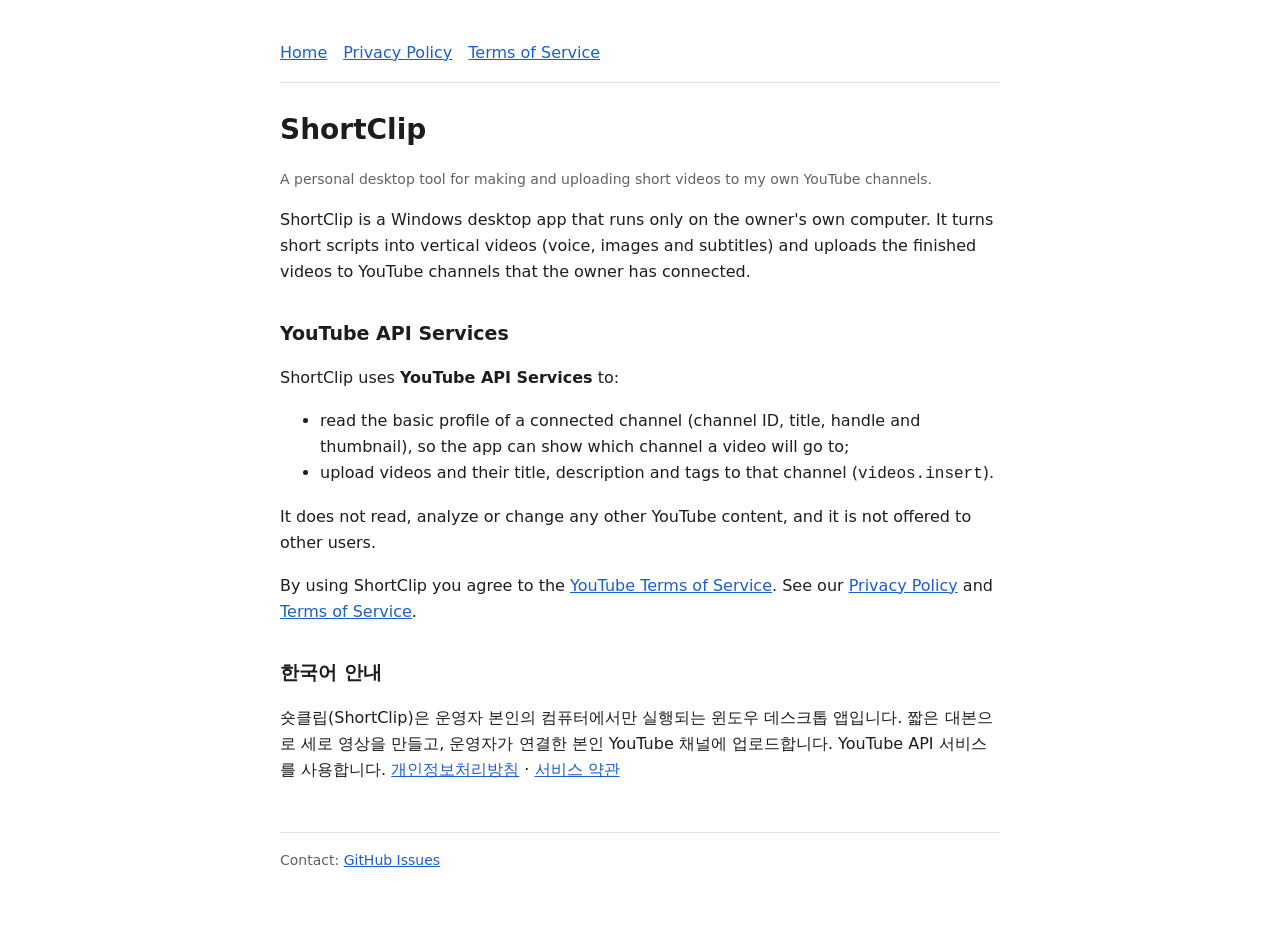
<file: index.html>
<!doctype html>
<html lang="en">
<head>
<meta charset="utf-8">
<meta name="viewport" content="width=device-width, initial-scale=1">
<title>ShortClip</title>
<link rel="stylesheet" href="style.css">
</head>
<body>
<main>
<nav><a href="./">Home</a><a href="privacy.html">Privacy Policy</a><a href="terms.html">Terms of Service</a></nav>
<h1>ShortClip</h1>
<p class="muted">A personal desktop tool for making and uploading short videos to my own YouTube channels.</p>

<p>ShortClip is a Windows desktop app that runs only on the owner's own computer. It turns short scripts into vertical videos (voice, images and subtitles) and uploads the finished videos to YouTube channels that the owner has connected.</p>

<h2>YouTube API Services</h2>
<p>ShortClip uses <strong>YouTube API Services</strong> to:</p>
<ul>
<li>read the basic profile of a connected channel (channel ID, title, handle and thumbnail), so the app can show which channel a video will go to;</li>
<li>upload videos and their title, description and tags to that channel (<code>videos.insert</code>).</li>
</ul>
<p>It does not read, analyze or change any other YouTube content, and it is not offered to other users.</p>
<p>By using ShortClip you agree to the <a href="https://www.youtube.com/t/terms">YouTube Terms of Service</a>. See our <a href="privacy.html">Privacy Policy</a> and <a href="terms.html">Terms of Service</a>.</p>

<h2>한국어 안내</h2>
<p>숏클립(ShortClip)은 운영자 본인의 컴퓨터에서만 실행되는 윈도우 데스크톱 앱입니다. 짧은 대본으로 세로 영상을 만들고, 운영자가 연결한 본인 YouTube 채널에 업로드합니다. YouTube API 서비스를 사용합니다. <a href="privacy.html">개인정보처리방침</a> · <a href="terms.html">서비스 약관</a></p>

<footer class="muted">Contact: <a href="https://github.com/isha-2sha/shortclip-site/issues">GitHub Issues</a></footer>
</main>
</body>
</html>
</file>
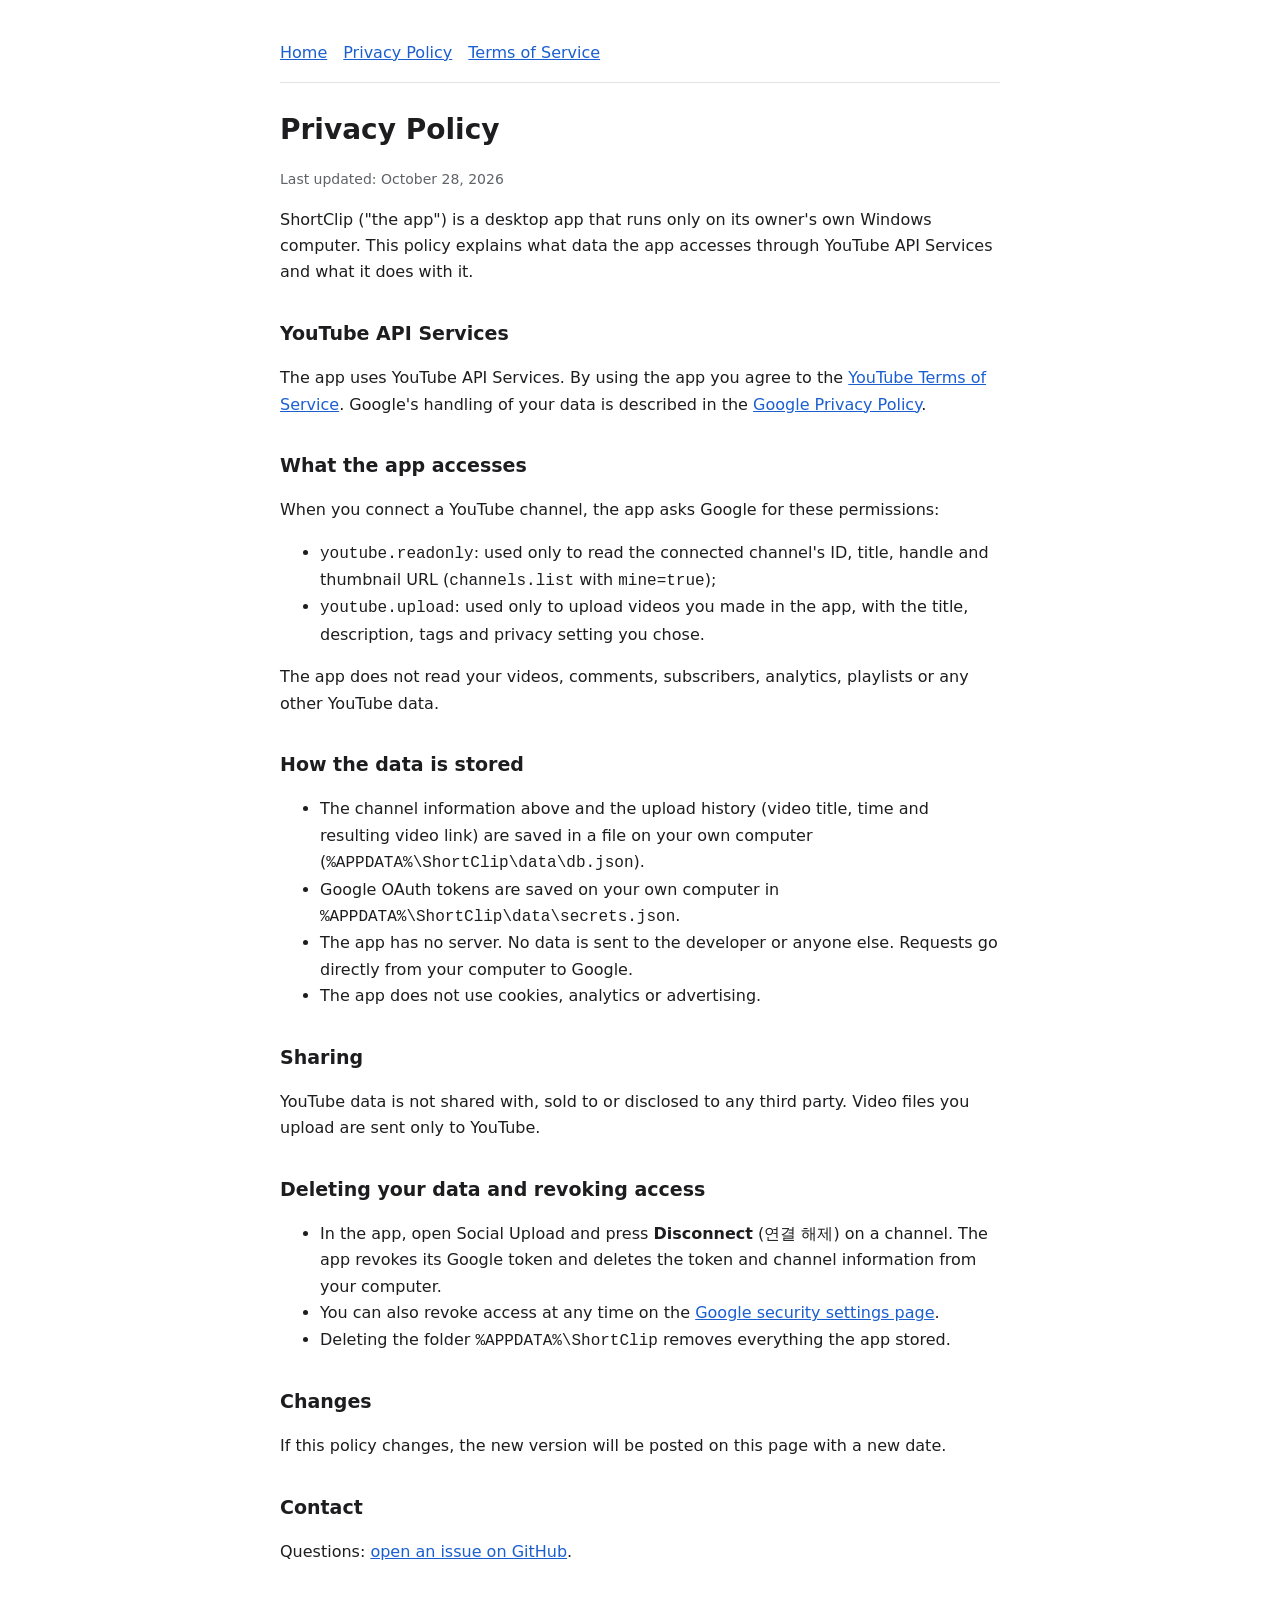
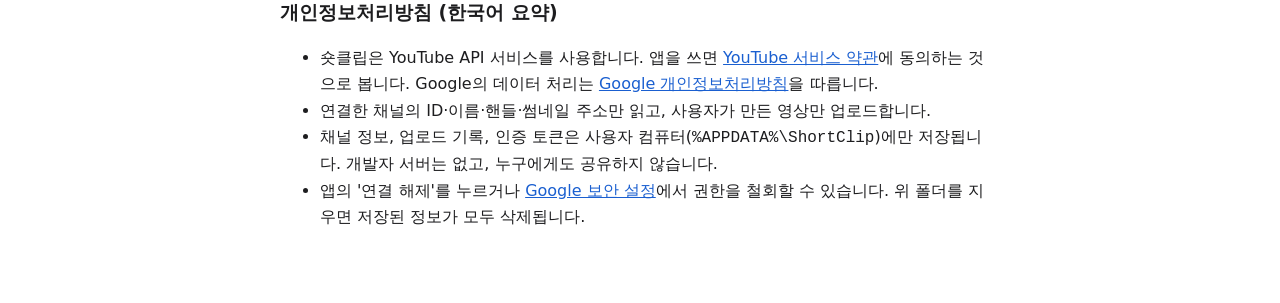
<file: privacy.html>
<!doctype html>
<html lang="en">
<head>
<meta charset="utf-8">
<meta name="viewport" content="width=device-width, initial-scale=1">
<title>Privacy Policy · ShortClip</title>
<link rel="stylesheet" href="style.css">
</head>
<body>
<main>
<nav><a href="./">Home</a><a href="privacy.html">Privacy Policy</a><a href="terms.html">Terms of Service</a></nav>
<h1>Privacy Policy</h1>
<p class="muted">Last updated: October 28, 2026</p>

<p>ShortClip ("the app") is a desktop app that runs only on its owner's own Windows computer. This policy explains what data the app accesses through YouTube API Services and what it does with it.</p>

<h2>YouTube API Services</h2>
<p>The app uses YouTube API Services. By using the app you agree to the <a href="https://www.youtube.com/t/terms">YouTube Terms of Service</a>. Google's handling of your data is described in the <a href="https://policies.google.com/privacy">Google Privacy Policy</a>.</p>

<h2>What the app accesses</h2>
<p>When you connect a YouTube channel, the app asks Google for these permissions:</p>
<ul>
<li><code>youtube.readonly</code>: used only to read the connected channel's ID, title, handle and thumbnail URL (<code>channels.list</code> with <code>mine=true</code>);</li>
<li><code>youtube.upload</code>: used only to upload videos you made in the app, with the title, description, tags and privacy setting you chose.</li>
</ul>
<p>The app does not read your videos, comments, subscribers, analytics, playlists or any other YouTube data.</p>

<h2>How the data is stored</h2>
<ul>
<li>The channel information above and the upload history (video title, time and resulting video link) are saved in a file on your own computer (<code>%APPDATA%\ShortClip\data\db.json</code>).</li>
<li>Google OAuth tokens are saved on your own computer in <code>%APPDATA%\ShortClip\data\secrets.json</code>.</li>
<li>The app has no server. No data is sent to the developer or anyone else. Requests go directly from your computer to Google.</li>
<li>The app does not use cookies, analytics or advertising.</li>
</ul>

<h2>Sharing</h2>
<p>YouTube data is not shared with, sold to or disclosed to any third party. Video files you upload are sent only to YouTube.</p>

<h2>Deleting your data and revoking access</h2>
<ul>
<li>In the app, open Social Upload and press <strong>Disconnect</strong> (연결 해제) on a channel. The app revokes its Google token and deletes the token and channel information from your computer.</li>
<li>You can also revoke access at any time on the <a href="https://security.google.com/settings/security/permissions">Google security settings page</a>.</li>
<li>Deleting the folder <code>%APPDATA%\ShortClip</code> removes everything the app stored.</li>
</ul>

<h2>Changes</h2>
<p>If this policy changes, the new version will be posted on this page with a new date.</p>

<h2>Contact</h2>
<p>Questions: <a href="https://github.com/isha-2sha/shortclip-site/issues">open an issue on GitHub</a>.</p>

<h2>개인정보처리방침 (한국어 요약)</h2>
<ul>
<li>숏클립은 YouTube API 서비스를 사용합니다. 앱을 쓰면 <a href="https://www.youtube.com/t/terms">YouTube 서비스 약관</a>에 동의하는 것으로 봅니다. Google의 데이터 처리는 <a href="https://policies.google.com/privacy">Google 개인정보처리방침</a>을 따릅니다.</li>
<li>연결한 채널의 ID·이름·핸들·썸네일 주소만 읽고, 사용자가 만든 영상만 업로드합니다.</li>
<li>채널 정보, 업로드 기록, 인증 토큰은 사용자 컴퓨터(<code>%APPDATA%\ShortClip</code>)에만 저장됩니다. 개발자 서버는 없고, 누구에게도 공유하지 않습니다.</li>
<li>앱의 '연결 해제'를 누르거나 <a href="https://security.google.com/settings/security/permissions">Google 보안 설정</a>에서 권한을 철회할 수 있습니다. 위 폴더를 지우면 저장된 정보가 모두 삭제됩니다.</li>
</ul>
</main>
</body>
</html>
</file>
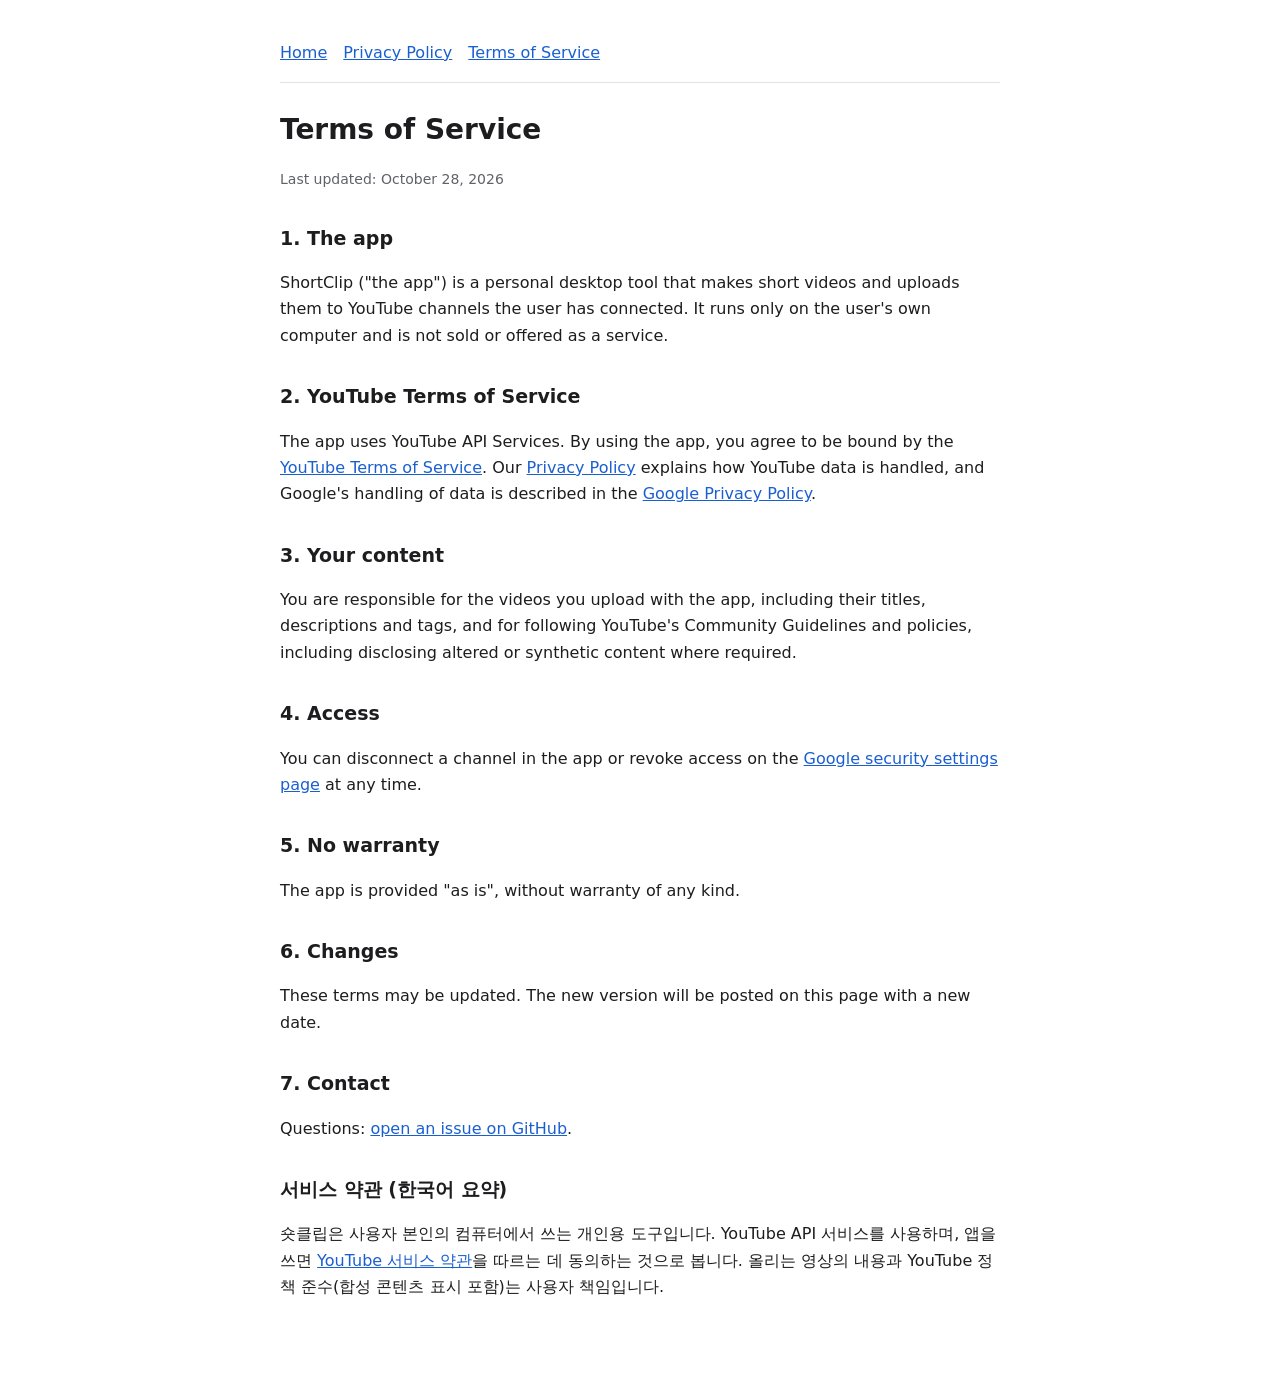
<file: terms.html>
<!doctype html>
<html lang="en">
<head>
<meta charset="utf-8">
<meta name="viewport" content="width=device-width, initial-scale=1">
<title>Terms of Service · ShortClip</title>
<link rel="stylesheet" href="style.css">
</head>
<body>
<main>
<nav><a href="./">Home</a><a href="privacy.html">Privacy Policy</a><a href="terms.html">Terms of Service</a></nav>
<h1>Terms of Service</h1>
<p class="muted">Last updated: October 28, 2026</p>

<h2>1. The app</h2>
<p>ShortClip ("the app") is a personal desktop tool that makes short videos and uploads them to YouTube channels the user has connected. It runs only on the user's own computer and is not sold or offered as a service.</p>

<h2>2. YouTube Terms of Service</h2>
<p>The app uses YouTube API Services. By using the app, you agree to be bound by the <a href="https://www.youtube.com/t/terms">YouTube Terms of Service</a>. Our <a href="privacy.html">Privacy Policy</a> explains how YouTube data is handled, and Google's handling of data is described in the <a href="https://policies.google.com/privacy">Google Privacy Policy</a>.</p>

<h2>3. Your content</h2>
<p>You are responsible for the videos you upload with the app, including their titles, descriptions and tags, and for following YouTube's Community Guidelines and policies, including disclosing altered or synthetic content where required.</p>

<h2>4. Access</h2>
<p>You can disconnect a channel in the app or revoke access on the <a href="https://security.google.com/settings/security/permissions">Google security settings page</a> at any time.</p>

<h2>5. No warranty</h2>
<p>The app is provided "as is", without warranty of any kind.</p>

<h2>6. Changes</h2>
<p>These terms may be updated. The new version will be posted on this page with a new date.</p>

<h2>7. Contact</h2>
<p>Questions: <a href="https://github.com/isha-2sha/shortclip-site/issues">open an issue on GitHub</a>.</p>

<h2>서비스 약관 (한국어 요약)</h2>
<p>숏클립은 사용자 본인의 컴퓨터에서 쓰는 개인용 도구입니다. YouTube API 서비스를 사용하며, 앱을 쓰면 <a href="https://www.youtube.com/t/terms">YouTube 서비스 약관</a>을 따르는 데 동의하는 것으로 봅니다. 올리는 영상의 내용과 YouTube 정책 준수(합성 콘텐츠 표시 포함)는 사용자 책임입니다.</p>
</main>
</body>
</html>
</file>
<file: style.css>
:root { --bg: #ffffff; --fg: #1d1d1f; --muted: #5f6368; --line: #e3e3e3; --link: #1a5fd0; }
@media (prefers-color-scheme: dark) { :root { --bg: #141416; --fg: #ececec; --muted: #a0a0a6; --line: #2c2c30; --link: #8ab4f8; } }
body { margin: 0; background: var(--bg); color: var(--fg); font: 16px/1.65 system-ui, -apple-system, "Segoe UI", "Malgun Gothic", sans-serif; }
main { max-width: 720px; margin: 0 auto; padding: 40px 16px 64px; }
h1 { font-size: 28px; margin: 0 0 4px; }
h2 { font-size: 19px; margin: 32px 0 8px; }
p, li { color: var(--fg); }
.muted { color: var(--muted); font-size: 14px; }
a { color: var(--link); }
nav { display: flex; gap: 16px; flex-wrap: wrap; padding-bottom: 16px; border-bottom: 1px solid var(--line); margin-bottom: 24px; }
footer { margin-top: 48px; padding-top: 16px; border-top: 1px solid var(--line); }
</file>
